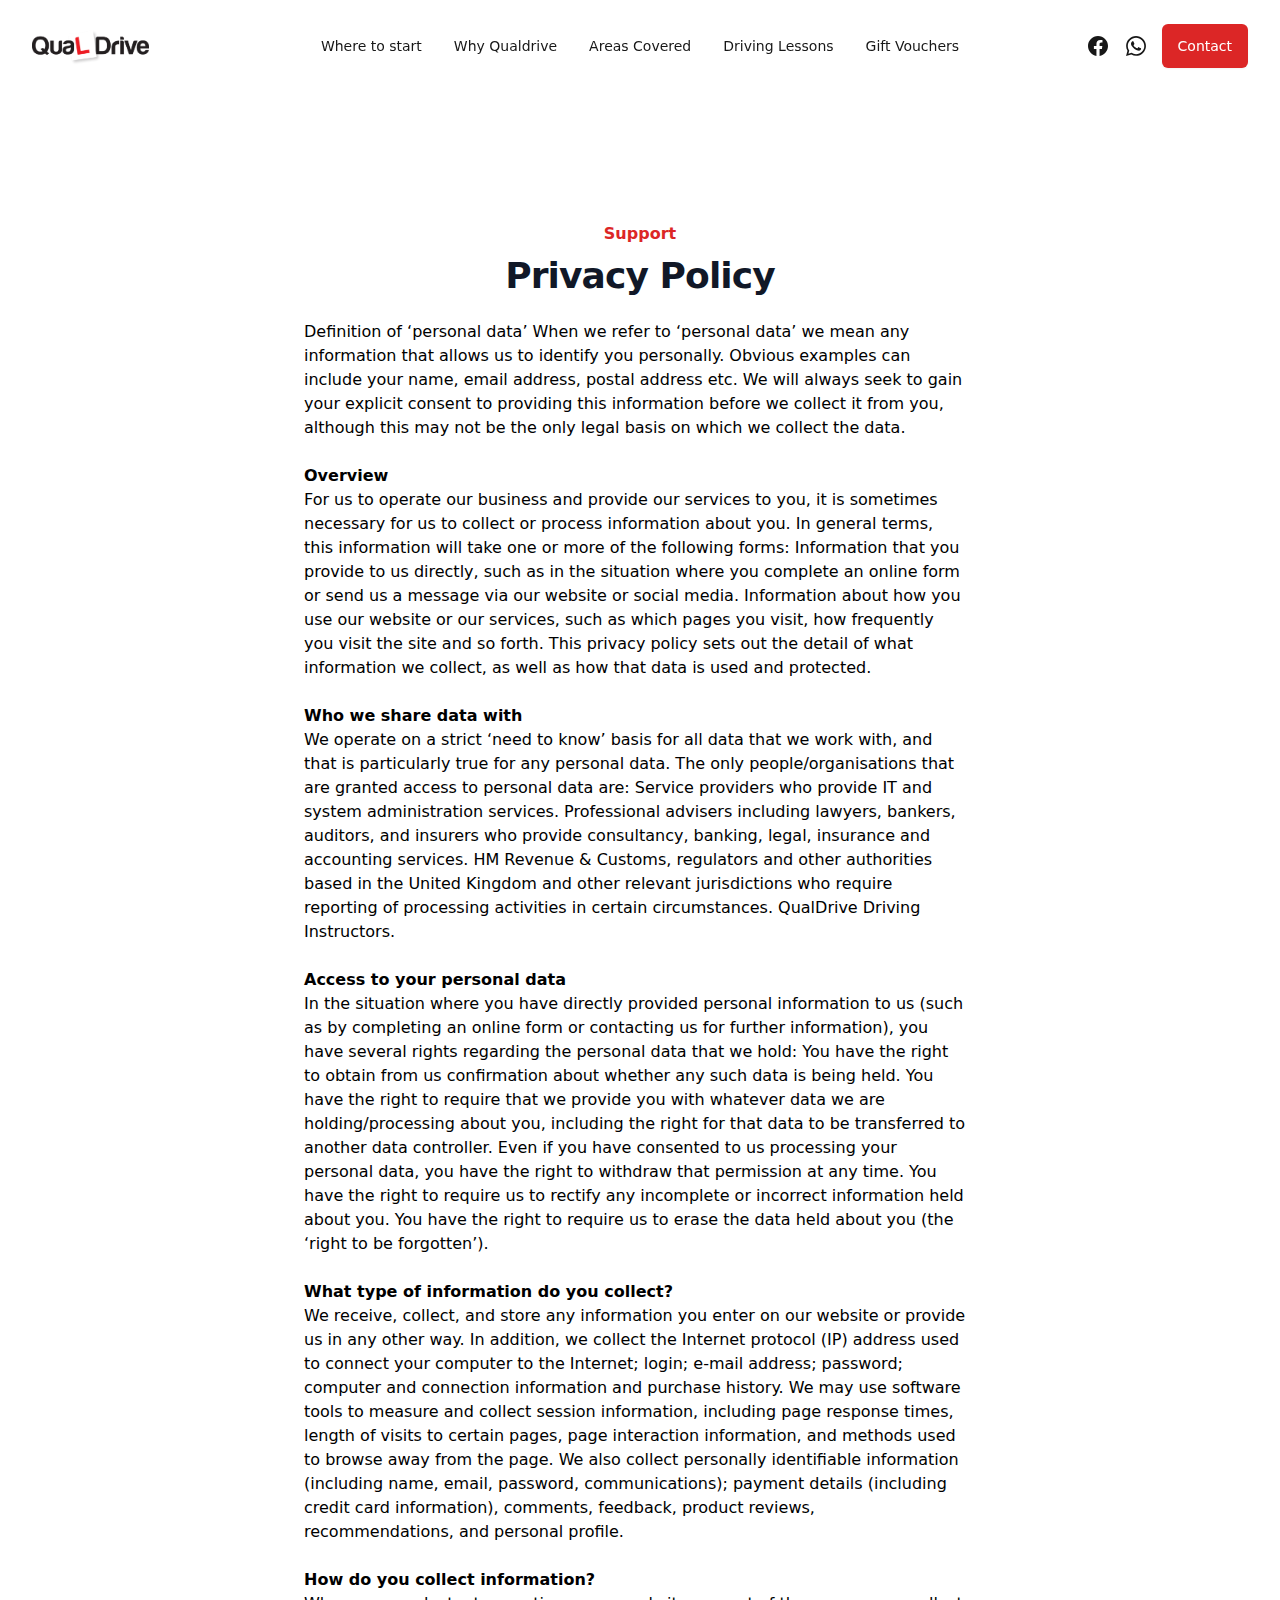
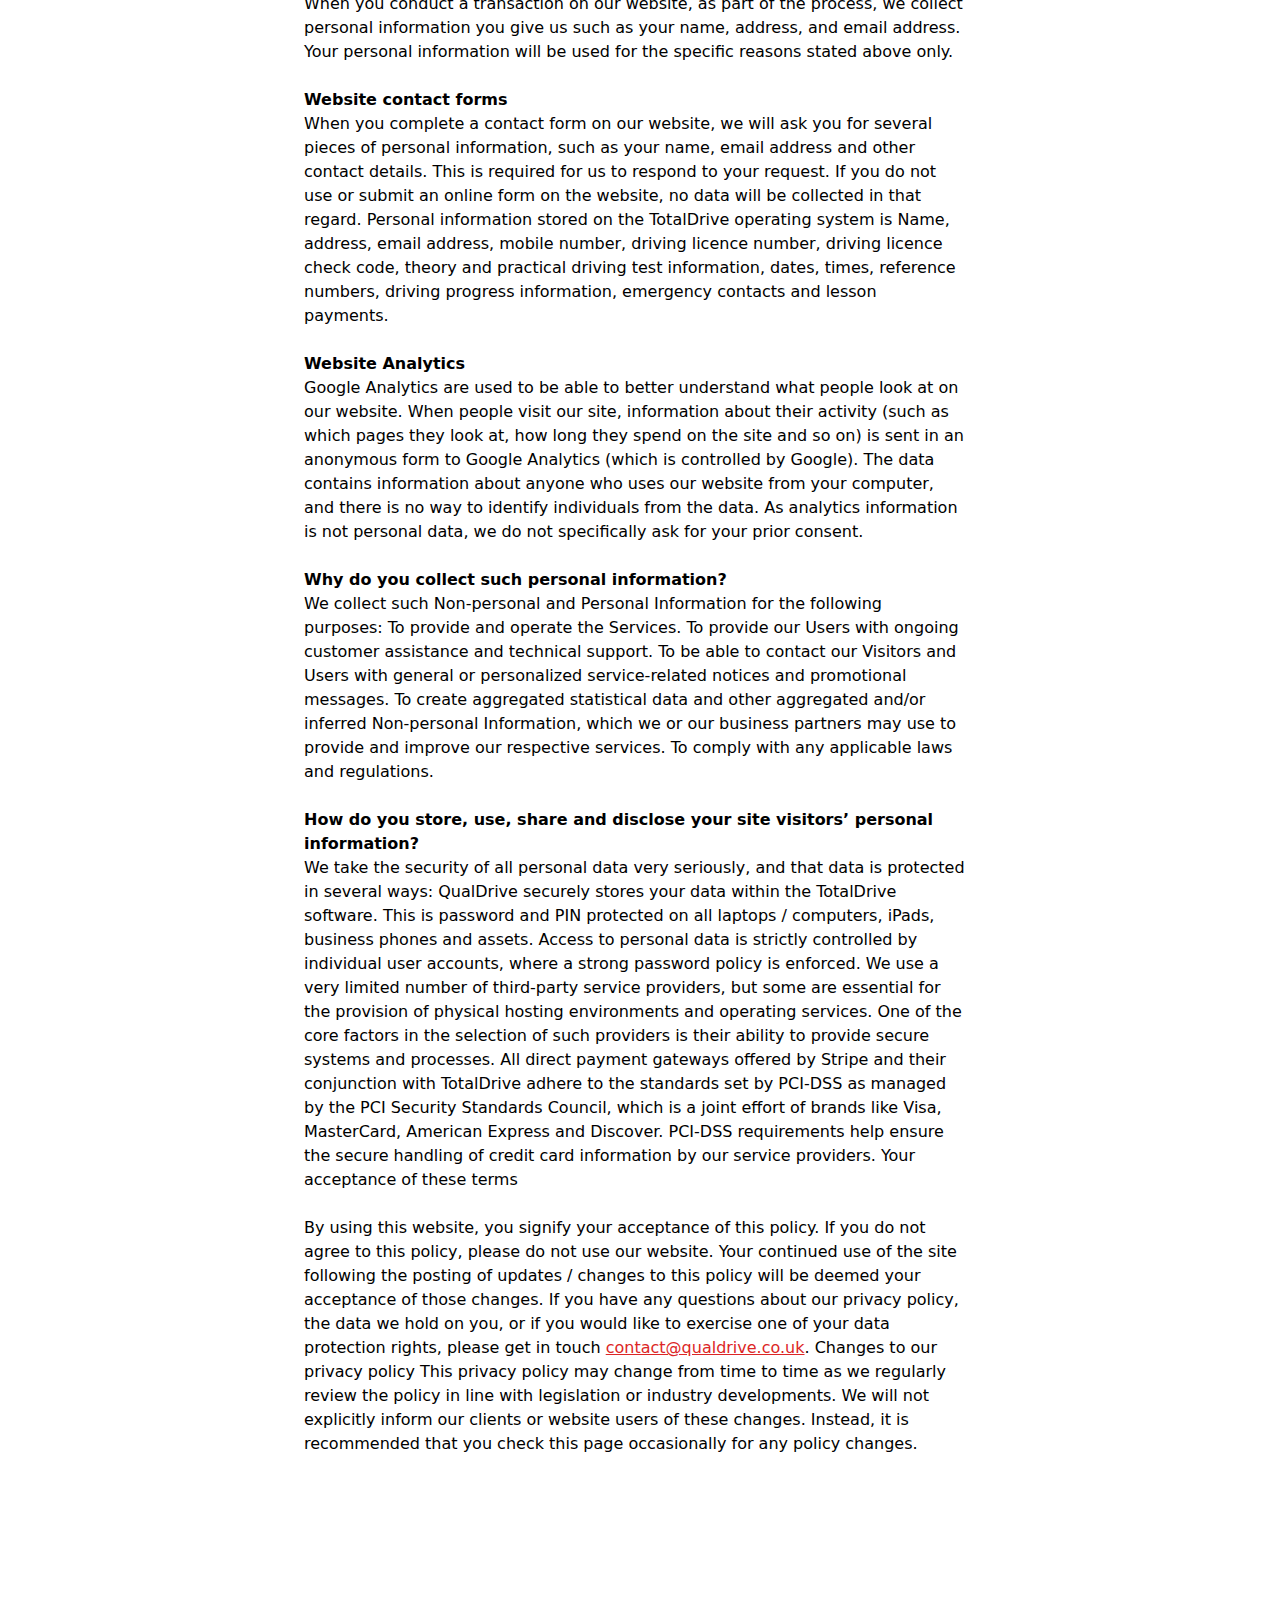
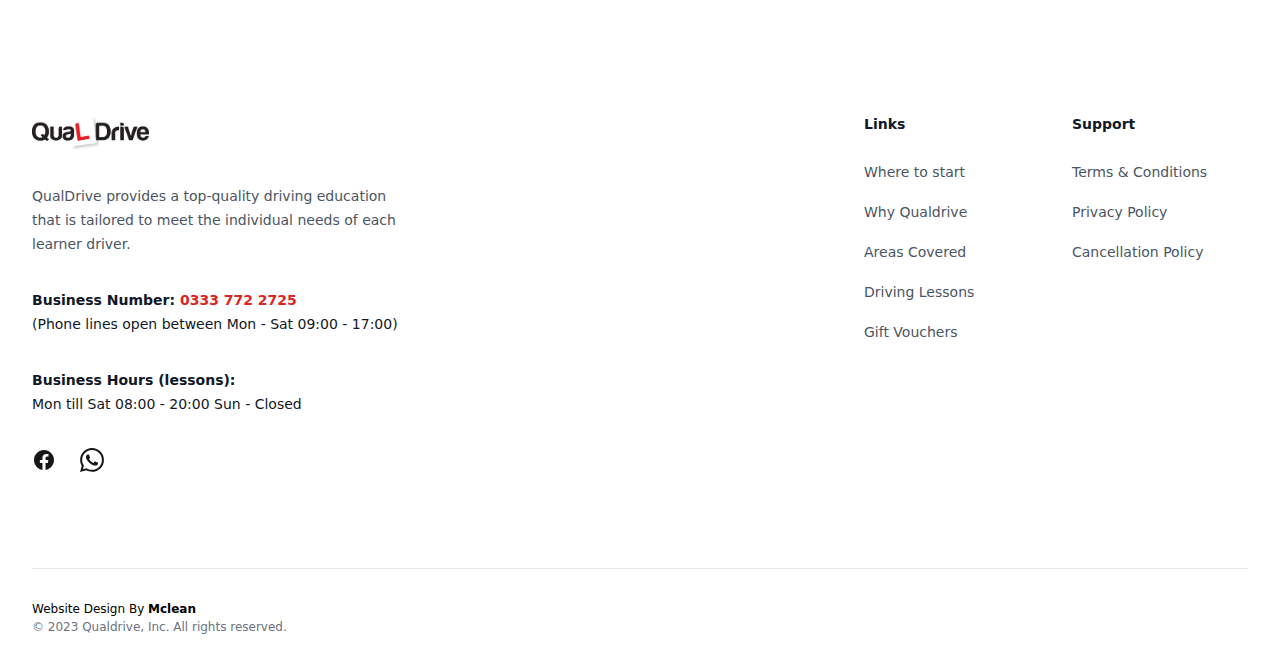
<file: privacy-policy.html>
<!DOCTYPE html>
<html lang="en" class="scroll-smooth">

<head>
    <meta charset="UTF-8">
    <meta http-equiv="X-UA-Compatible" content="IE=edge">
    <meta name="viewport" content="width=device-width, initial-scale=1.0">
    <link href="build.css" rel="stylesheet">
    <title>Qualdrive - Quality Driving Lessons</title>
    <link rel="icon" type="image/x-icon" href="favicon.ico">
    <link href="https://unpkg.com/aos@2.3.1/dist/aos.css" rel="stylesheet">
    
</head>

<body>

    <!-- Navigation-->
        <!-- Header -->
        <header class="sticky inset-x-0 top-0 z-50">
            <div class="sticky top-0 bg-white bg-opacity-80 backdrop-filter backdrop-blur-lg">
                <nav class="flex items-center justify-between p-6 lg:px-8 max-w-7xl mx-auto" aria-label="Global">
                    <div class="flex lg:flex-1">
                        <a href="/" class="-m-1.5 p-1.5">
                            <span class="sr-only">Qualdrive</span>
                            <img class="h-10 w-auto" src="QualDrive master colour logo.png" alt="QualDrive">
                        </a>
                    </div>

                    <div class="flex lg:hidden">
                      <a href="mailto:contact@qualdrive.co.uk?subject=Website Enquiry"
                            class="rounded-md bg-red-600 px-4 py-3 text-sm font-medium text-white shadow-sm hover:bg-red-500 focus-visible:outline focus-visible:outline-2 focus-visible:outline-offset-2 focus-visible:outline-red-600">
                            Contact</a>

                    </div>


                    <div class="flex hidden">
                        <button type="button"
                            class="-m-2.5 inline-flex items-center justify-center rounded-md p-2.5 text-neutral-700">
                            <span class="sr-only">Open main menu</span>

                            <svg class="h-6 w-6" xmlns="http://www.w3.org/2000/svg" fill="none" viewBox="0 0 24 24"
                                stroke-width="1.5" stroke="currentColor">
                                <path stroke-linecap="round" stroke-linejoin="round" d="M3.75 9h16.5m-16.5 6.75h16.5" />
                            </svg>
                        </button>

                      </div>

                    <div class="hidden lg:flex lg:gap-x-8">
                        <a href="#wheretostart"
                            class="text-sm font-medium leading-6 text-neutral-900 hover:opacity-60">Where to start</a>

                        <a href="#why" class="text-sm font-medium leading-6 text-neutral-900 hover:opacity-60">Why
                            Qualdrive</a>

                        <a href="#areas" class="text-sm font-medium leading-6 text-neutral-900 hover:opacity-60">Areas Covered</a>
                            
                        <a href="#lessons" class="text-sm font-medium leading-6 text-neutral-900 hover:opacity-60">Driving
                            Lessons</a>

                        <a href="#giftvoucher" class="text-sm font-medium leading-6 text-neutral-900 hover:opacity-60">Gift
                            Vouchers</a>
                    </div>
                    
                    <div class="hidden lg:flex lg:flex-1 lg:justify-end">

                        <div class="flex space-x-4 items-center mr-4">
                            <a href="https://www.facebook.com/Qualdrive" class="text-neutral-900 hover:text-red-500">
                              <span class="sr-only">Facebook</span>
                              <svg class="h-6 w-6" fill="currentColor" viewBox="0 0 24 24" aria-hidden="true">
                                <path fill-rule="evenodd" d="M22 12c0-5.523-4.477-10-10-10S2 6.477 2 12c0 4.991 3.657 9.128 8.438 9.878v-6.987h-2.54V12h2.54V9.797c0-2.506 1.492-3.89 3.777-3.89 1.094 0 2.238.195 2.238.195v2.46h-1.26c-1.243 0-1.63.771-1.63 1.562V12h2.773l-.443 2.89h-2.33v6.988C18.343 21.128 22 16.991 22 12z" clip-rule="evenodd" />
                              </svg>
                            </a>
            
                            <a href="tel:07340079949" class="text-neutral-900 hover:text-red-500">
                               <svg
                                xmlns="http://www.w3.org/2000/svg"
                                class="h-5 w-5"
                                fill="currentColor"
                                viewBox="0 0 24 24">
                                <path
                                    d="M.057 24l1.687-6.163c-1.041-1.804-1.588-3.849-1.587-5.946.003-6.556 5.338-11.891 11.893-11.891 3.181.001 6.167 1.24 8.413 3.488 2.245 2.248 3.481 5.236 3.48 8.414-.003 6.557-5.338 11.892-11.893 11.892-1.99-.001-3.951-.5-5.688-1.448l-6.305 1.654zm6.597-3.807c1.676.995 3.276 1.591 5.392 1.592 5.448 0 9.886-4.434 9.889-9.885.002-5.462-4.415-9.89-9.881-9.892-5.452 0-9.887 4.434-9.889 9.884-.001 2.225.651 3.891 1.746 5.634l-.999 3.648 3.742-.981zm11.387-5.464c-.074-.124-.272-.198-.57-.347-.297-.149-1.758-.868-2.031-.967-.272-.099-.47-.149-.669.149-.198.297-.768.967-.941 1.165-.173.198-.347.223-.644.074-.297-.149-1.255-.462-2.39-1.475-.883-.788-1.48-1.761-1.653-2.059-.173-.297-.018-.458.13-.606.134-.133.297-.347.446-.521.151-.172.2-.296.3-.495.099-.198.05-.372-.025-.521-.075-.148-.669-1.611-.916-2.206-.242-.579-.487-.501-.669-.51l-.57-.01c-.198 0-.52.074-.792.372s-1.04 1.016-1.04 2.479 1.065 2.876 1.213 3.074c.149.198 2.095 3.2 5.076 4.487.709.306 1.263.489 1.694.626.712.226 1.36.194 1.872.118.571-.085 1.758-.719 2.006-1.413.248-.695.248-1.29.173-1.414z" />
                                </svg> 
                            </a>

                        </div>
                        <a href="mailto:contact@qualdrive.co.uk?subject=Website Enquiry"
                            class="rounded-md bg-red-600 px-4 py-3 text-sm font-medium text-white shadow-sm hover:bg-red-500 focus-visible:outline focus-visible:outline-2 focus-visible:outline-offset-2 focus-visible:outline-red-600">
                            Contact</a>
                    </div>
                </nav>
            </div>

            <!-- Mobile menu, show/hide based on menu open state. -->
            <div class="hidden" role="dialog" aria-modal="true">
                <!-- Background backdrop, show/hide based on slide-over state. -->
                <div class="fixed inset-0 z-50"></div>
                <div
                    class="fixed inset-y-0 right-0 z-50 w-full overflow-y-auto bg-white px-6 py-6 sm:max-w-sm sm:ring-1 sm:ring-neutral-900/10">
                    <div class="flex items-center justify-between">
                        <a href="#" class="-m-1.5 p-1.5">
                            <span class="sr-only">Your Company</span>
                            <img class="h-8 w-auto" src="QualDrive master colour logo.png" alt="Qualdrive">
                        </a>
                        <button type="button" class="-m-2.5 rounded-md p-2.5 text-neutral-700">
                            <span class="sr-only">Close menu</span>
                            <svg class="h-6 w-6" fill="none" viewBox="0 0 24 24" stroke-width="1.5"
                                stroke="currentColor" aria-hidden="true">
                                <path stroke-linecap="round" stroke-linejoin="round" d="M6 18L18 6M6 6l12 12" />
                            </svg>
                        </button>
                    </div>
                    <div class="mt-6 flow-root">
                        <div class="-my-6 divide-y divide-neutral-500/10">
                            <div 
                            class="space-y-2 py-6">
                                <a href="#"
                                    class="-mx-3 block rounded-lg px-3 py-2 text-base font-semibold leading-7 text-neutral-900 hover:bg-neutral-50">Product</a>

                                <a href="#"
                                    class="-mx-3 block rounded-lg px-3 py-2 text-base font-semibold leading-7 text-neutral-900 hover:bg-neutral-50">Features</a>

                                <a href="#"
                                    class="-mx-3 block rounded-lg px-3 py-2 text-base font-semibold leading-7 text-neutral-900 hover:bg-neutral-50">Marketplace</a>

                                <a href="#"
                                    class="-mx-3 block rounded-lg px-3 py-2 text-base font-semibold leading-7 text-neutral-900 hover:bg-neutral-50">Company</a>
                            </div>
                            <div class="py-6">
                                <a href="mailto:contact@qualdrive.co.uk?subject=Notify Me When The Site Launches"
                                    class="rounded-md bg-red-600 px-9 py-3 text-sm font-semibold text-white shadow-sm hover:bg-red-500 focus-visible:outline focus-visible:outline-2 focus-visible:outline-offset-2 focus-visible:outline-red-600">
                                    Notify Me</a>
                            </div>
                        </div>
                    </div>
                </div>
            </div>
        </header>


<main>

    <div class="bg-white py-24 sm:py-32">
        <div class="mx-auto max-w-7xl px-6 lg:px-8">
          <div class="mx-auto max-w-2xl lg:text-center">
            <h2 class="text-base font-semibold leading-7 text-red-600">Support</h2>
            <p class="mt-2 text-3xl font-bold tracking-tight text-gray-900 sm:text-4xl">Privacy Policy</p>

            <div class="max-w-prose mt-6 text-left">
                Definition of ‘personal data’
    When we refer to ‘personal data’ we mean any information that allows us to identify you personally. Obvious examples can include your name, email address, postal address etc. We will always seek to gain your explicit consent to providing this information before we collect it from you, although this may not be the only legal basis on which we collect the data. 
    
    <h5 class="font-bold mt-6">Overview</h5>
    For us to operate our business and provide our services to you, it is sometimes necessary for us to collect or process information about you. In general terms, this information will take one or more of the following forms:
    Information that you provide to us directly, such as in the situation where you complete an online form or send us a message via our website or social media.
    Information about how you use our website or our services, such as which pages you visit, how frequently you visit the site and so forth.
    This privacy policy sets out the detail of what information we collect, as well as how that data is used and protected. 

    <h5 class="font-bold mt-6">Who we share data with</h5>
    We operate on a strict ‘need to know’ basis for all data that we work with, and that is particularly true for any personal data. The only people/organisations that are granted access to personal data are:
    Service providers who provide IT and system administration services.
    Professional advisers including lawyers, bankers, auditors, and insurers who provide consultancy, banking, legal, insurance and accounting services.
    HM Revenue & Customs, regulators and other authorities based in the United Kingdom and other relevant jurisdictions who require reporting of processing activities in certain circumstances.
    QualDrive Driving Instructors. 


    <h5 class="font-bold mt-6">Access to your personal data</h5>
    In the situation where you have directly provided personal information to us (such as by completing an online form or contacting us for further information), you have several rights regarding the personal data that we hold:
    You have the right to obtain from us confirmation about whether any such data is being held.
    You have the right to require that we provide you with whatever data we are holding/processing about you, including the right for that data to be transferred to another data controller.
    Even if you have consented to us processing your personal data, you have the right to withdraw that permission at any time.
    You have the right to require us to rectify any incomplete or incorrect information held about you.
    You have the right to require us to erase the data held about you (the ‘right to be forgotten’).

    <h5 class="font-bold mt-6">What type of information do you collect?</h5>
    We receive, collect, and store any information you enter on our website or provide us in any other way. In addition, we collect the Internet protocol (IP) address used to connect your computer to the Internet; login; e-mail address; password; computer and connection information and purchase history. We may use software tools to measure and collect session information, including page response times, length of visits to certain pages, page interaction information, and methods used to browse away from the page. We also collect personally identifiable information (including name, email, password, communications); payment details (including credit card information), comments, feedback, product reviews, recommendations, and personal profile.
    
    <h5 class="font-bold mt-6">How do you collect information?</h5>
    When you conduct a transaction on our website, as part of the process, we collect personal information you give us such as your name, address, and email address. Your personal information will be used for the specific reasons stated above only.
    
    <h5 class="font-bold mt-6">Website contact forms</h5>
    When you complete a contact form on our website, we will ask you for several pieces of personal information, such as your name, email address and other contact details. This is required for us to respond to your request. If you do not use or submit an online form on the website, no data will be collected in that regard.
    Personal information stored on the TotalDrive operating system is Name, address, email address, mobile number, driving licence number, driving licence check code, theory and practical driving test information, dates, times, reference numbers, driving progress information, emergency contacts and lesson payments.
    <h5 class="font-bold mt-6">Website Analytics</h5>
    Google Analytics are used to be able to better understand what people look at on our website. When people visit our site, information about their activity (such as which pages they look at, how long they spend on the site and so on) is sent in an anonymous form to Google Analytics (which is controlled by Google). The data contains information about anyone who uses our website from your computer, and there is no way to identify individuals from the data. As analytics information is not personal data, we do not specifically ask for your prior consent.
    <h5 class="font-bold mt-6">Why do you collect such personal information?</h5>
    We collect such Non-personal and Personal Information for the following purposes:
    To provide and operate the Services.
    To provide our Users with ongoing customer assistance and technical support.
    To be able to contact our Visitors and Users with general or personalized service-related notices and promotional messages.
    To create aggregated statistical data and other aggregated and/or inferred Non-personal Information, which we or our business partners may use to provide and improve our respective services.
    To comply with any applicable laws and regulations.

    <h5 class="font-bold mt-6">How do you store, use, share and disclose your site visitors’ personal information?</h5>
    We take the security of all personal data very seriously, and that data is protected in several ways: 
    QualDrive securely stores your data within the TotalDrive software. This is password and PIN protected on all laptops / computers, iPads, business phones and assets. 
    Access to personal data is strictly controlled by individual user accounts, where a strong password policy is enforced.
    We use a very limited number of third-party service providers, but some are essential for the provision of physical hosting environments and operating services. One of the core factors in the selection of such providers is their ability to provide secure systems and processes.
    All direct payment gateways offered by Stripe and their conjunction with TotalDrive adhere to the standards set by PCI-DSS as managed by the PCI Security Standards Council, which is a joint effort of brands like Visa, MasterCard, American Express and Discover. PCI-DSS requirements help ensure the secure handling of credit card information by our service providers.
    Your acceptance of these terms
    <br><br>
    By using this website, you signify your acceptance of this policy. If you do not agree to this policy, please do not use our website. Your continued use of the site following the posting of updates / changes to this policy will be deemed your acceptance of those changes.
    If you have any questions about our privacy policy, the data we hold on you, or if you would like to exercise one of your data protection rights, please get in touch <a href="mailto:contact@qualdrive.co.uk" class="text-red-600 underline hover:opacity-50">contact@qualdrive.co.uk</a>.
    Changes to our privacy policy 
    This privacy policy may change from time to time as we regularly review the policy in line with legislation or industry developments. We will not explicitly inform our clients or website users of these changes. Instead, it is recommended that you check this page occasionally for any policy changes.
    
              </div>
        </div>
    </div>

         


</main>

    <!-- Footer -->

    <footer class="bg-white" aria-labelledby="footer-heading">
        <h2 id="footer-heading" class="sr-only">Footer</h2>
        <div class="mx-auto max-w-7xl px-6 pb-8 pt-16 sm:pt-24 lg:px-8 lg:pt-32">
          <div class="xl:grid xl:grid-cols-3 xl:gap-8">
            <div class="space-y-8">
              <img class="h-10" src="QualDrive master colour logo.png" alt="Company name">
              <p class="text-sm leading-6 text-gray-600">QualDrive provides a top-quality driving education that is tailored to meet the individual needs of each learner driver.</p>

              <p class="text-sm leading-6 font-bold text-gray-900">Business Number: 
                <span class="font-normal">
                    <a href="tel:0333 772 2725" class="text-red-600 hover:opacity-80 font-bold">0333 772 2725</a><br>
                    (Phone lines open between Mon - Sat 09:00 - 17:00)
                </span>
            </p>
              <p class="text-sm leading-6 font-bold text-gray-900">Business Hours (lessons):
                <span class="font-normal"> 
                    <br>Mon till Sat 08:00 - 20:00 Sun - Closed</span>
              </p>



              <div class="flex space-x-6">
                <a href="https://www.facebook.com/Qualdrive" class="text-neutral-900 hover:text-red-500">
                  <span class="sr-only">Facebook</span>
                  <svg class="h-6 w-6" fill="currentColor" viewBox="0 0 24 24" aria-hidden="true">
                    <path fill-rule="evenodd" d="M22 12c0-5.523-4.477-10-10-10S2 6.477 2 12c0 4.991 3.657 9.128 8.438 9.878v-6.987h-2.54V12h2.54V9.797c0-2.506 1.492-3.89 3.777-3.89 1.094 0 2.238.195 2.238.195v2.46h-1.26c-1.243 0-1.63.771-1.63 1.562V12h2.773l-.443 2.89h-2.33v6.988C18.343 21.128 22 16.991 22 12z" clip-rule="evenodd" />
                  </svg>
                </a>

                <a href="tel:07340079949" class="text-neutral-900 hover:text-red-500">
                   <svg
                    xmlns="http://www.w3.org/2000/svg"
                    class="h-6 w-6"
                    fill="currentColor"
                    viewBox="0 0 24 24">
                    <path
                        d="M.057 24l1.687-6.163c-1.041-1.804-1.588-3.849-1.587-5.946.003-6.556 5.338-11.891 11.893-11.891 3.181.001 6.167 1.24 8.413 3.488 2.245 2.248 3.481 5.236 3.48 8.414-.003 6.557-5.338 11.892-11.893 11.892-1.99-.001-3.951-.5-5.688-1.448l-6.305 1.654zm6.597-3.807c1.676.995 3.276 1.591 5.392 1.592 5.448 0 9.886-4.434 9.889-9.885.002-5.462-4.415-9.89-9.881-9.892-5.452 0-9.887 4.434-9.889 9.884-.001 2.225.651 3.891 1.746 5.634l-.999 3.648 3.742-.981zm11.387-5.464c-.074-.124-.272-.198-.57-.347-.297-.149-1.758-.868-2.031-.967-.272-.099-.47-.149-.669.149-.198.297-.768.967-.941 1.165-.173.198-.347.223-.644.074-.297-.149-1.255-.462-2.39-1.475-.883-.788-1.48-1.761-1.653-2.059-.173-.297-.018-.458.13-.606.134-.133.297-.347.446-.521.151-.172.2-.296.3-.495.099-.198.05-.372-.025-.521-.075-.148-.669-1.611-.916-2.206-.242-.579-.487-.501-.669-.51l-.57-.01c-.198 0-.52.074-.792.372s-1.04 1.016-1.04 2.479 1.065 2.876 1.213 3.074c.149.198 2.095 3.2 5.076 4.487.709.306 1.263.489 1.694.626.712.226 1.36.194 1.872.118.571-.085 1.758-.719 2.006-1.413.248-.695.248-1.29.173-1.414z" />
                    </svg> 
                </a>
                
      
                <a href="#" class="text-neutral-900 hover:text-red-500 hidden">
                  <span class="sr-only">Instagram</span>
                  <svg class="h-6 w-6" fill="currentColor" viewBox="0 0 24 24" aria-hidden="true">
                    <path fill-rule="evenodd" d="M12.315 2c2.43 0 2.784.013 3.808.06 1.064.049 1.791.218 2.427.465a4.902 4.902 0 011.772 1.153 4.902 4.902 0 011.153 1.772c.247.636.416 1.363.465 2.427.048 1.067.06 1.407.06 4.123v.08c0 2.643-.012 2.987-.06 4.043-.049 1.064-.218 1.791-.465 2.427a4.902 4.902 0 01-1.153 1.772 4.902 4.902 0 01-1.772 1.153c-.636.247-1.363.416-2.427.465-1.067.048-1.407.06-4.123.06h-.08c-2.643 0-2.987-.012-4.043-.06-1.064-.049-1.791-.218-2.427-.465a4.902 4.902 0 01-1.772-1.153 4.902 4.902 0 01-1.153-1.772c-.247-.636-.416-1.363-.465-2.427-.047-1.024-.06-1.379-.06-3.808v-.63c0-2.43.013-2.784.06-3.808.049-1.064.218-1.791.465-2.427a4.902 4.902 0 011.153-1.772A4.902 4.902 0 015.45 2.525c.636-.247 1.363-.416 2.427-.465C8.901 2.013 9.256 2 11.685 2h.63zm-.081 1.802h-.468c-2.456 0-2.784.011-3.807.058-.975.045-1.504.207-1.857.344-.467.182-.8.398-1.15.748-.35.35-.566.683-.748 1.15-.137.353-.3.882-.344 1.857-.047 1.023-.058 1.351-.058 3.807v.468c0 2.456.011 2.784.058 3.807.045.975.207 1.504.344 1.857.182.466.399.8.748 1.15.35.35.683.566 1.15.748.353.137.882.3 1.857.344 1.054.048 1.37.058 4.041.058h.08c2.597 0 2.917-.01 3.96-.058.976-.045 1.505-.207 1.858-.344.466-.182.8-.398 1.15-.748.35-.35.566-.683.748-1.15.137-.353.3-.882.344-1.857.048-1.055.058-1.37.058-4.041v-.08c0-2.597-.01-2.917-.058-3.96-.045-.976-.207-1.505-.344-1.858a3.097 3.097 0 00-.748-1.15 3.098 3.098 0 00-1.15-.748c-.353-.137-.882-.3-1.857-.344-1.023-.047-1.351-.058-3.807-.058zM12 6.865a5.135 5.135 0 110 10.27 5.135 5.135 0 010-10.27zm0 1.802a3.333 3.333 0 100 6.666 3.333 3.333 0 000-6.666zm5.338-3.205a1.2 1.2 0 110 2.4 1.2 1.2 0 010-2.4z" clip-rule="evenodd" />
                  </svg>
                </a>
      
                <a href="#" class="text-neutral-900 hover:text-red-500 hidden">
                  <span class="sr-only">Twitter</span>
                  <svg class="h-6 w-6" fill="currentColor" viewBox="0 0 24 24" aria-hidden="true">
                    <path d="M8.29 20.251c7.547 0 11.675-6.253 11.675-11.675 0-.178 0-.355-.012-.53A8.348 8.348 0 0022 5.92a8.19 8.19 0 01-2.357.646 4.118 4.118 0 001.804-2.27 8.224 8.224 0 01-2.605.996 4.107 4.107 0 00-6.993 3.743 11.65 11.65 0 01-8.457-4.287 4.106 4.106 0 001.27 5.477A4.072 4.072 0 012.8 9.713v.052a4.105 4.105 0 003.292 4.022 4.095 4.095 0 01-1.853.07 4.108 4.108 0 003.834 2.85A8.233 8.233 0 012 18.407a11.616 11.616 0 006.29 1.84" />
                  </svg>
                </a>
      
                <a href="#" class="text-neutral-900 hover:text-red-500 hidden">
                  <span class="sr-only">GitHub</span>
                  <svg class="h-6 w-6" fill="currentColor" viewBox="0 0 24 24" aria-hidden="true">
                    <path fill-rule="evenodd" d="M12 2C6.477 2 2 6.484 2 12.017c0 4.425 2.865 8.18 6.839 9.504.5.092.682-.217.682-.483 0-.237-.008-.868-.013-1.703-2.782.605-3.369-1.343-3.369-1.343-.454-1.158-1.11-1.466-1.11-1.466-.908-.62.069-.608.069-.608 1.003.07 1.531 1.032 1.531 1.032.892 1.53 2.341 1.088 2.91.832.092-.647.35-1.088.636-1.338-2.22-.253-4.555-1.113-4.555-4.951 0-1.093.39-1.988 1.029-2.688-.103-.253-.446-1.272.098-2.65 0 0 .84-.27 2.75 1.026A9.564 9.564 0 0112 6.844c.85.004 1.705.115 2.504.337 1.909-1.296 2.747-1.027 2.747-1.027.546 1.379.202 2.398.1 2.651.64.7 1.028 1.595 1.028 2.688 0 3.848-2.339 4.695-4.566 4.943.359.309.678.92.678 1.855 0 1.338-.012 2.419-.012 2.747 0 .268.18.58.688.482A10.019 10.019 0 0022 12.017C22 6.484 17.522 2 12 2z" clip-rule="evenodd" />
                  </svg>
                </a>
      
                <a href="#" class="text-neutral-900 hover:text-red-500 hidden">
                  <span class="sr-only">YouTube</span>
                  <svg class="h-6 w-6" fill="currentColor" viewBox="0 0 24 24" aria-hidden="true">
                    <path fill-rule="evenodd" d="M19.812 5.418c.861.23 1.538.907 1.768 1.768C21.998 8.746 22 12 22 12s0 3.255-.418 4.814a2.504 2.504 0 0 1-1.768 1.768c-1.56.419-7.814.419-7.814.419s-6.255 0-7.814-.419a2.505 2.505 0 0 1-1.768-1.768C2 15.255 2 12 2 12s0-3.255.417-4.814a2.507 2.507 0 0 1 1.768-1.768C5.744 5 11.998 5 11.998 5s6.255 0 7.814.418ZM15.194 12 10 15V9l5.194 3Z" clip-rule="evenodd" />
                  </svg>
                </a>

              </div>
            </div>
            <div class="mt-16 grid grid-cols-2 gap-8 xl:col-span-2 xl:mt-0">
              <div class="hidden sm:flex md:grid-cols-2 md:gap-8">
                <div></div>
                <div></div>
              </div>
              <div class="grid md:grid-cols-2 md:gap-8">
                <div>
                  <h3 class="text-sm font-semibold leading-6 text-gray-900">Links</h3>
                  <ul role="list" class="mt-6 space-y-4">
                    <li>
                      <a href="index.html#wheretostart" class="text-sm leading-6 text-gray-600 hover:text-gray-900">Where to start</a>
                    </li>
      
                    <li>
                      <a href="index.html#why" class="text-sm leading-6 text-gray-600 hover:text-gray-900">Why Qualdrive</a>
                    </li>
      
                    <li>
                      <a href="index.html#areas" class="text-sm leading-6 text-gray-600 hover:text-gray-900">Areas Covered</a>
                    </li>
      
                    <li>
                      <a href="index.html#lessons" class="text-sm leading-6 text-gray-600 hover:text-gray-900">Driving Lessons</a>
                    </li>
      
                    <li>
                      <a href="index.html#giftvoucher" class="text-sm leading-6 text-gray-600 hover:text-gray-900">Gift Vouchers</a>
                    </li>
                  </ul>
                </div>
                <div class="mt-10 md:mt-0">
                  <h3 class="text-sm font-semibold leading-6 text-gray-900">Support</h3>
                  <ul role="list" class="mt-6 space-y-4">
                    <li>
                      <a href="terms-and-conditions.html" class="text-sm leading-6 text-gray-600 hover:text-red-600">Terms & Conditions</a>
                    </li>
      
                    <li>
                      <a href="privacy-policy.html" class="text-sm leading-6 text-gray-600 hover:text-red-600">Privacy Policy</a>
                    </li>
      
                    <li>
                      <a href="index.html#cancellation" class="text-sm leading-6 text-gray-600 hover:text-red-600">Cancellation Policy</a>
                    </li>
                  </ul>
                </div>
              </div>
            </div>
          </div>
          <div class="mt-16 border-t border-gray-900/10 pt-8 sm:mt-20 lg:mt-24">
            <p class="text-xs">
                Website Design By
                <a href="https://mcleandesign.co/" class="text-xs font-bold animate-pulse">Mclean</a>
            </p>
            
            <p class="text-xs leading-5 text-gray-500">&copy; 2023 Qualdrive, Inc. All rights reserved.</p>
          </div>
        </div>
    </footer>
      


    </div>

    <script src="https://unpkg.com/aos@2.3.1/dist/aos.js"></script>
    <script>
        AOS.init();
      </script>
</body>

</html>
</file>
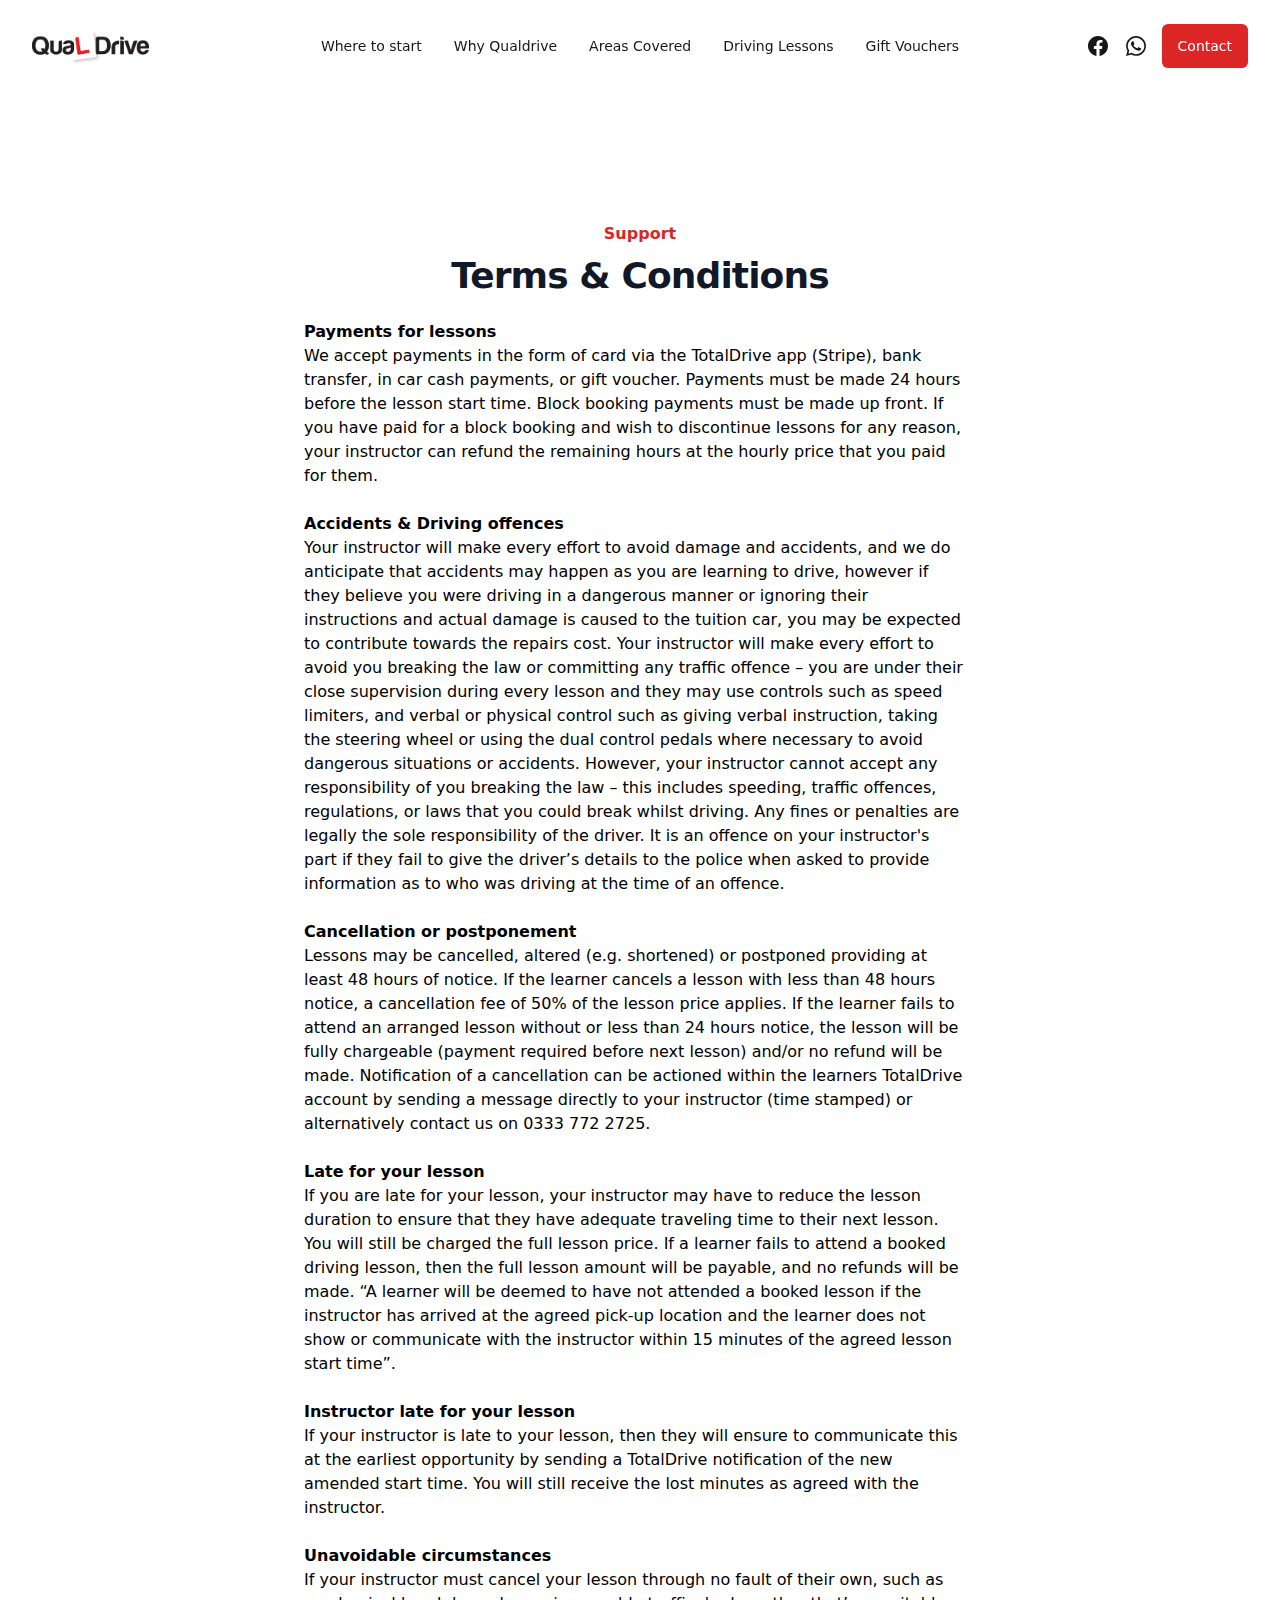
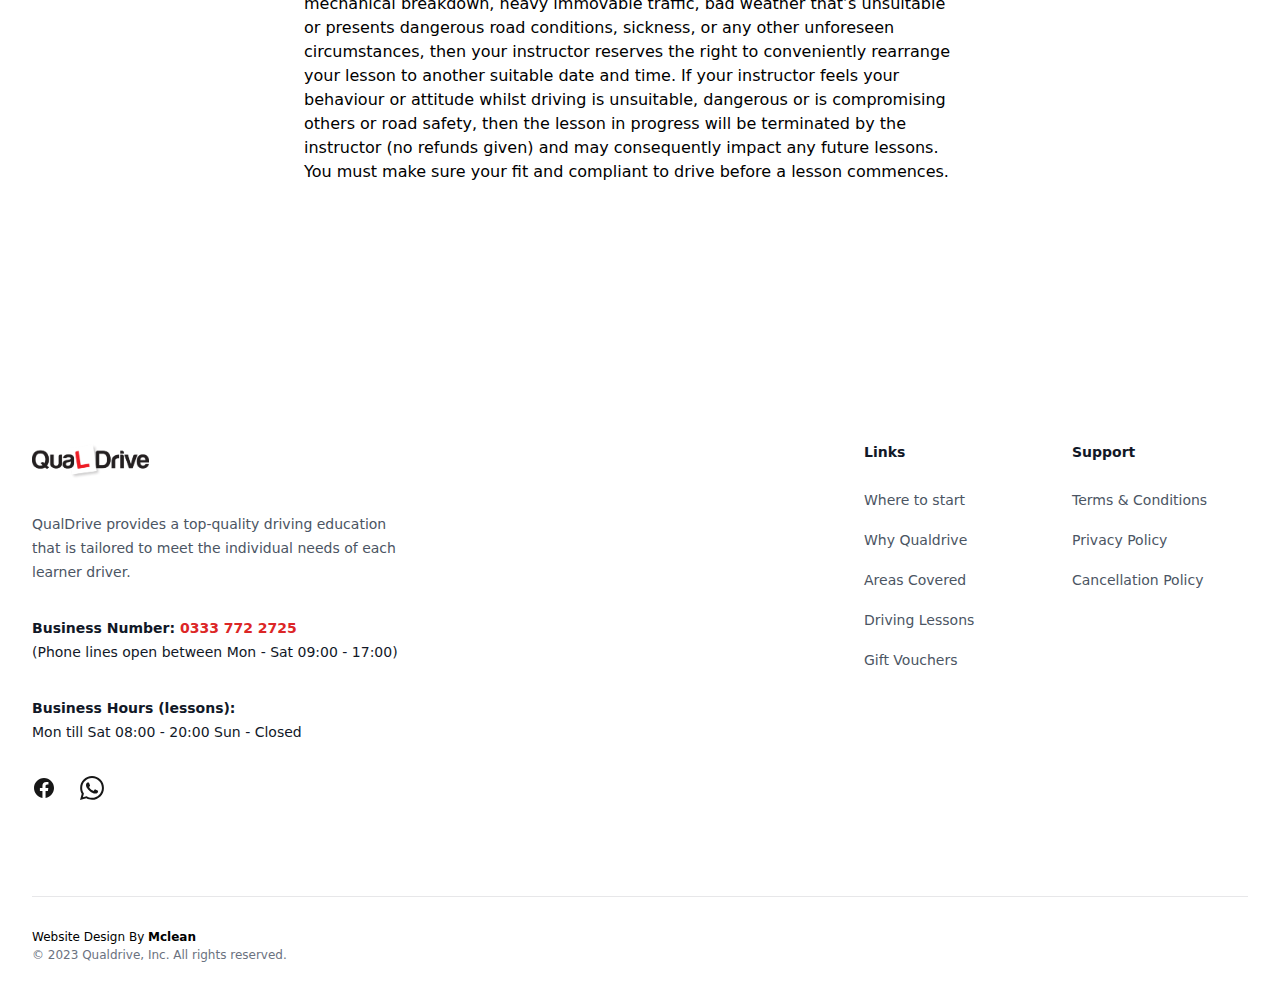
<file: terms-and-conditions.html>
<!DOCTYPE html>
<html lang="en" class="scroll-smooth">

<head>
    <meta charset="UTF-8">
    <meta http-equiv="X-UA-Compatible" content="IE=edge">
    <meta name="viewport" content="width=device-width, initial-scale=1.0">
    <link href="build.css" rel="stylesheet">
    <title>Qualdrive - Quality Driving Lessons</title>
    <link rel="icon" type="image/x-icon" href="favicon.ico">
    <link href="https://unpkg.com/aos@2.3.1/dist/aos.css" rel="stylesheet">
    
</head>

<body>

    <!-- Navigation-->
        <!-- Header -->
        <header class="sticky inset-x-0 top-0 z-50">
            <div class="sticky top-0 bg-white bg-opacity-80 backdrop-filter backdrop-blur-lg">
                <nav class="flex items-center justify-between p-6 lg:px-8 max-w-7xl mx-auto" aria-label="Global">
                    <div class="flex lg:flex-1">
                        <a href="/" class="-m-1.5 p-1.5">
                            <span class="sr-only">Qualdrive</span>
                            <img class="h-10 w-auto" src="QualDrive master colour logo.png" alt="QualDrive">
                        </a>
                    </div>

                    <div class="flex lg:hidden">
                      <a href="mailto:contact@qualdrive.co.uk?subject=Website Enquiry"
                            class="rounded-md bg-red-600 px-4 py-3 text-sm font-medium text-white shadow-sm hover:bg-red-500 focus-visible:outline focus-visible:outline-2 focus-visible:outline-offset-2 focus-visible:outline-red-600">
                            Contact</a>

                    </div>


                    <div class="flex hidden">
                        <button type="button"
                            class="-m-2.5 inline-flex items-center justify-center rounded-md p-2.5 text-neutral-700">
                            <span class="sr-only">Open main menu</span>

                            <svg class="h-6 w-6" xmlns="http://www.w3.org/2000/svg" fill="none" viewBox="0 0 24 24"
                                stroke-width="1.5" stroke="currentColor">
                                <path stroke-linecap="round" stroke-linejoin="round" d="M3.75 9h16.5m-16.5 6.75h16.5" />
                            </svg>
                        </button>

                      </div>

                    <div class="hidden lg:flex lg:gap-x-8">
                        <a href="#wheretostart"
                            class="text-sm font-medium leading-6 text-neutral-900 hover:opacity-60">Where to start</a>

                        <a href="#why" class="text-sm font-medium leading-6 text-neutral-900 hover:opacity-60">Why
                            Qualdrive</a>

                        <a href="#areas" class="text-sm font-medium leading-6 text-neutral-900 hover:opacity-60">Areas Covered</a>
                            
                        <a href="#lessons" class="text-sm font-medium leading-6 text-neutral-900 hover:opacity-60">Driving
                            Lessons</a>

                        <a href="#giftvoucher" class="text-sm font-medium leading-6 text-neutral-900 hover:opacity-60">Gift
                            Vouchers</a>
                    </div>
                    
                    <div class="hidden lg:flex lg:flex-1 lg:justify-end">

                        <div class="flex space-x-4 items-center mr-4">
                            <a href="https://www.facebook.com/Qualdrive" class="text-neutral-900 hover:text-red-500">
                              <span class="sr-only">Facebook</span>
                              <svg class="h-6 w-6" fill="currentColor" viewBox="0 0 24 24" aria-hidden="true">
                                <path fill-rule="evenodd" d="M22 12c0-5.523-4.477-10-10-10S2 6.477 2 12c0 4.991 3.657 9.128 8.438 9.878v-6.987h-2.54V12h2.54V9.797c0-2.506 1.492-3.89 3.777-3.89 1.094 0 2.238.195 2.238.195v2.46h-1.26c-1.243 0-1.63.771-1.63 1.562V12h2.773l-.443 2.89h-2.33v6.988C18.343 21.128 22 16.991 22 12z" clip-rule="evenodd" />
                              </svg>
                            </a>
            
                            <a href="tel:07340079949" class="text-neutral-900 hover:text-red-500">
                               <svg
                                xmlns="http://www.w3.org/2000/svg"
                                class="h-5 w-5"
                                fill="currentColor"
                                viewBox="0 0 24 24">
                                <path
                                    d="M.057 24l1.687-6.163c-1.041-1.804-1.588-3.849-1.587-5.946.003-6.556 5.338-11.891 11.893-11.891 3.181.001 6.167 1.24 8.413 3.488 2.245 2.248 3.481 5.236 3.48 8.414-.003 6.557-5.338 11.892-11.893 11.892-1.99-.001-3.951-.5-5.688-1.448l-6.305 1.654zm6.597-3.807c1.676.995 3.276 1.591 5.392 1.592 5.448 0 9.886-4.434 9.889-9.885.002-5.462-4.415-9.89-9.881-9.892-5.452 0-9.887 4.434-9.889 9.884-.001 2.225.651 3.891 1.746 5.634l-.999 3.648 3.742-.981zm11.387-5.464c-.074-.124-.272-.198-.57-.347-.297-.149-1.758-.868-2.031-.967-.272-.099-.47-.149-.669.149-.198.297-.768.967-.941 1.165-.173.198-.347.223-.644.074-.297-.149-1.255-.462-2.39-1.475-.883-.788-1.48-1.761-1.653-2.059-.173-.297-.018-.458.13-.606.134-.133.297-.347.446-.521.151-.172.2-.296.3-.495.099-.198.05-.372-.025-.521-.075-.148-.669-1.611-.916-2.206-.242-.579-.487-.501-.669-.51l-.57-.01c-.198 0-.52.074-.792.372s-1.04 1.016-1.04 2.479 1.065 2.876 1.213 3.074c.149.198 2.095 3.2 5.076 4.487.709.306 1.263.489 1.694.626.712.226 1.36.194 1.872.118.571-.085 1.758-.719 2.006-1.413.248-.695.248-1.29.173-1.414z" />
                                </svg> 
                            </a>

                        </div>
                        <a href="mailto:contact@qualdrive.co.uk?subject=Website Enquiry"
                            class="rounded-md bg-red-600 px-4 py-3 text-sm font-medium text-white shadow-sm hover:bg-red-500 focus-visible:outline focus-visible:outline-2 focus-visible:outline-offset-2 focus-visible:outline-red-600">
                            Contact</a>
                    </div>
                </nav>
            </div>

            <!-- Mobile menu, show/hide based on menu open state. -->
            <div class="hidden" role="dialog" aria-modal="true">
                <!-- Background backdrop, show/hide based on slide-over state. -->
                <div class="fixed inset-0 z-50"></div>
                <div
                    class="fixed inset-y-0 right-0 z-50 w-full overflow-y-auto bg-white px-6 py-6 sm:max-w-sm sm:ring-1 sm:ring-neutral-900/10">
                    <div class="flex items-center justify-between">
                        <a href="#" class="-m-1.5 p-1.5">
                            <span class="sr-only">Your Company</span>
                            <img class="h-8 w-auto" src="QualDrive master colour logo.png" alt="Qualdrive">
                        </a>
                        <button type="button" class="-m-2.5 rounded-md p-2.5 text-neutral-700">
                            <span class="sr-only">Close menu</span>
                            <svg class="h-6 w-6" fill="none" viewBox="0 0 24 24" stroke-width="1.5"
                                stroke="currentColor" aria-hidden="true">
                                <path stroke-linecap="round" stroke-linejoin="round" d="M6 18L18 6M6 6l12 12" />
                            </svg>
                        </button>
                    </div>
                    <div class="mt-6 flow-root">
                        <div class="-my-6 divide-y divide-neutral-500/10">
                            <div 
                            class="space-y-2 py-6">
                                <a href="#"
                                    class="-mx-3 block rounded-lg px-3 py-2 text-base font-semibold leading-7 text-neutral-900 hover:bg-neutral-50">Product</a>

                                <a href="#"
                                    class="-mx-3 block rounded-lg px-3 py-2 text-base font-semibold leading-7 text-neutral-900 hover:bg-neutral-50">Features</a>

                                <a href="#"
                                    class="-mx-3 block rounded-lg px-3 py-2 text-base font-semibold leading-7 text-neutral-900 hover:bg-neutral-50">Marketplace</a>

                                <a href="#"
                                    class="-mx-3 block rounded-lg px-3 py-2 text-base font-semibold leading-7 text-neutral-900 hover:bg-neutral-50">Company</a>
                            </div>
                            <div class="py-6">
                                <a href="mailto:contact@qualdrive.co.uk?subject=Notify Me When The Site Launches"
                                    class="rounded-md bg-red-600 px-9 py-3 text-sm font-semibold text-white shadow-sm hover:bg-red-500 focus-visible:outline focus-visible:outline-2 focus-visible:outline-offset-2 focus-visible:outline-red-600">
                                    Notify Me</a>
                            </div>
                        </div>
                    </div>
                </div>
            </div>
        </header>


<main>

    <div class="bg-white py-24 sm:py-32">
        <div class="mx-auto max-w-7xl px-6 lg:px-8">
          <div class="mx-auto max-w-2xl lg:text-center">
            <h2 class="text-base font-semibold leading-7 text-red-600">Support</h2>
            <p class="mt-2 text-3xl font-bold tracking-tight text-gray-900 sm:text-4xl">Terms & Conditions</p>

            <div class="max-w-prose mt-6 text-left">
          
    <h5 class="font-bold mt-6">Payments for lessons</h5>
    We accept payments in the form of card via the TotalDrive app (Stripe), bank transfer, in car cash payments, or gift voucher.
    Payments must be made 24 hours before the lesson start time.
    Block booking payments must be made up front.
    If you have paid for a block booking and wish to discontinue lessons for any reason, your instructor can refund the remaining hours at the hourly price that you paid for them.
        
    <div id="cancellation"></div>

    <h5 class="font-bold mt-6">Accidents & Driving offences</h5>
    Your instructor will make every effort to avoid damage and accidents, and we do anticipate that accidents may happen as you are learning to drive, however if they believe you were driving in a dangerous manner or ignoring their instructions and actual damage is caused to the tuition car, you may be expected to contribute towards the repairs cost.
    Your instructor will make every effort to avoid you breaking the law or committing any traffic offence – you are under their close supervision during every lesson and they may use controls such as speed limiters, and verbal or physical control such as giving verbal instruction, taking the steering wheel or using the dual control pedals where necessary to avoid dangerous situations or accidents. However, your instructor cannot accept any responsibility of you breaking the law – this includes speeding, traffic offences, regulations, or laws that you could break whilst driving. Any fines or penalties are legally the sole responsibility of the driver. It is an offence on your instructor's part if they fail to give the driver’s details to the police when asked to provide information as to who was driving at the time of an offence.


    <h5 class="font-bold mt-6">Cancellation or postponement </h5>
    Lessons may be cancelled, altered (e.g. shortened) or postponed providing at least 48 hours of notice. If the learner cancels a lesson with less than 48 hours notice, a cancellation fee of 50% of the lesson price applies. If the learner fails to attend an arranged lesson without or less than 24 hours notice, the lesson will be fully chargeable (payment required before next lesson) and/or no refund will be made. 
    Notification of a cancellation can be actioned within the learners TotalDrive account by sending a message directly to your instructor (time stamped) or alternatively contact us on 0333 772 2725.


    <h5 class="font-bold mt-6">Late for your lesson</h5>
    If you are late for your lesson, your instructor may have to reduce the lesson duration to ensure that they have adequate traveling time to their next lesson. You will still be charged the full lesson price. 
    If a learner fails to attend a booked driving lesson, then the full lesson amount will be payable, and no refunds will be made.
    “A learner will be deemed to have not attended a booked lesson if the instructor has arrived at the agreed pick-up location and the learner does not show or communicate with the instructor within 15 minutes of the agreed lesson start time”.
    
    <h5 class="font-bold mt-6">Instructor late for your lesson</h5>
    If your instructor is late to your lesson, then they will ensure to communicate this at the earliest opportunity by sending a TotalDrive notification of the new amended start time. You will still receive the lost minutes as agreed with the instructor.

    <h5 class="font-bold mt-6">Unavoidable circumstances</h5>
    If your instructor must cancel your lesson through no fault of their own, such as mechanical breakdown, heavy immovable traffic, bad weather that’s unsuitable or presents dangerous road conditions, sickness, or any other unforeseen circumstances, then your instructor reserves the right to conveniently rearrange your lesson to another suitable date and time.
    If your instructor feels your behaviour or attitude whilst driving is unsuitable, dangerous or is compromising others or road safety, then the lesson in progress will be terminated by the instructor (no refunds given) and may consequently impact any future lessons. You must make sure your fit and compliant to drive before a lesson commences.

              </div>
        </div>
    </div>

         


</main>

      <!-- Footer -->

      <footer class="bg-white" aria-labelledby="footer-heading">
        <h2 id="footer-heading" class="sr-only">Footer</h2>
        <div class="mx-auto max-w-7xl px-6 pb-8 pt-16 sm:pt-24 lg:px-8 lg:pt-32">
          <div class="xl:grid xl:grid-cols-3 xl:gap-8">
            <div class="space-y-8">
              <img class="h-10" src="QualDrive master colour logo.png" alt="Company name">
              <p class="text-sm leading-6 text-gray-600">QualDrive provides a top-quality driving education that is tailored to meet the individual needs of each learner driver.</p>

              <p class="text-sm leading-6 font-bold text-gray-900">Business Number: 
                <span class="font-normal">
                    <a href="tel:0333 772 2725" class="text-red-600 hover:opacity-80 font-bold">0333 772 2725</a><br>
                    (Phone lines open between Mon - Sat 09:00 - 17:00)
                </span>
            </p>
              <p class="text-sm leading-6 font-bold text-gray-900">Business Hours (lessons):
                <span class="font-normal"> 
                    <br>Mon till Sat 08:00 - 20:00 Sun - Closed</span>
              </p>



              <div class="flex space-x-6">
                <a href="https://www.facebook.com/Qualdrive" class="text-neutral-900 hover:text-red-500">
                  <span class="sr-only">Facebook</span>
                  <svg class="h-6 w-6" fill="currentColor" viewBox="0 0 24 24" aria-hidden="true">
                    <path fill-rule="evenodd" d="M22 12c0-5.523-4.477-10-10-10S2 6.477 2 12c0 4.991 3.657 9.128 8.438 9.878v-6.987h-2.54V12h2.54V9.797c0-2.506 1.492-3.89 3.777-3.89 1.094 0 2.238.195 2.238.195v2.46h-1.26c-1.243 0-1.63.771-1.63 1.562V12h2.773l-.443 2.89h-2.33v6.988C18.343 21.128 22 16.991 22 12z" clip-rule="evenodd" />
                  </svg>
                </a>

                <a href="tel:07340079949" class="text-neutral-900 hover:text-red-500">
                   <svg
                    xmlns="http://www.w3.org/2000/svg"
                    class="h-6 w-6"
                    fill="currentColor"
                    viewBox="0 0 24 24">
                    <path
                        d="M.057 24l1.687-6.163c-1.041-1.804-1.588-3.849-1.587-5.946.003-6.556 5.338-11.891 11.893-11.891 3.181.001 6.167 1.24 8.413 3.488 2.245 2.248 3.481 5.236 3.48 8.414-.003 6.557-5.338 11.892-11.893 11.892-1.99-.001-3.951-.5-5.688-1.448l-6.305 1.654zm6.597-3.807c1.676.995 3.276 1.591 5.392 1.592 5.448 0 9.886-4.434 9.889-9.885.002-5.462-4.415-9.89-9.881-9.892-5.452 0-9.887 4.434-9.889 9.884-.001 2.225.651 3.891 1.746 5.634l-.999 3.648 3.742-.981zm11.387-5.464c-.074-.124-.272-.198-.57-.347-.297-.149-1.758-.868-2.031-.967-.272-.099-.47-.149-.669.149-.198.297-.768.967-.941 1.165-.173.198-.347.223-.644.074-.297-.149-1.255-.462-2.39-1.475-.883-.788-1.48-1.761-1.653-2.059-.173-.297-.018-.458.13-.606.134-.133.297-.347.446-.521.151-.172.2-.296.3-.495.099-.198.05-.372-.025-.521-.075-.148-.669-1.611-.916-2.206-.242-.579-.487-.501-.669-.51l-.57-.01c-.198 0-.52.074-.792.372s-1.04 1.016-1.04 2.479 1.065 2.876 1.213 3.074c.149.198 2.095 3.2 5.076 4.487.709.306 1.263.489 1.694.626.712.226 1.36.194 1.872.118.571-.085 1.758-.719 2.006-1.413.248-.695.248-1.29.173-1.414z" />
                    </svg> 
                </a>
                
      
                <a href="#" class="text-neutral-900 hover:text-red-500 hidden">
                  <span class="sr-only">Instagram</span>
                  <svg class="h-6 w-6" fill="currentColor" viewBox="0 0 24 24" aria-hidden="true">
                    <path fill-rule="evenodd" d="M12.315 2c2.43 0 2.784.013 3.808.06 1.064.049 1.791.218 2.427.465a4.902 4.902 0 011.772 1.153 4.902 4.902 0 011.153 1.772c.247.636.416 1.363.465 2.427.048 1.067.06 1.407.06 4.123v.08c0 2.643-.012 2.987-.06 4.043-.049 1.064-.218 1.791-.465 2.427a4.902 4.902 0 01-1.153 1.772 4.902 4.902 0 01-1.772 1.153c-.636.247-1.363.416-2.427.465-1.067.048-1.407.06-4.123.06h-.08c-2.643 0-2.987-.012-4.043-.06-1.064-.049-1.791-.218-2.427-.465a4.902 4.902 0 01-1.772-1.153 4.902 4.902 0 01-1.153-1.772c-.247-.636-.416-1.363-.465-2.427-.047-1.024-.06-1.379-.06-3.808v-.63c0-2.43.013-2.784.06-3.808.049-1.064.218-1.791.465-2.427a4.902 4.902 0 011.153-1.772A4.902 4.902 0 015.45 2.525c.636-.247 1.363-.416 2.427-.465C8.901 2.013 9.256 2 11.685 2h.63zm-.081 1.802h-.468c-2.456 0-2.784.011-3.807.058-.975.045-1.504.207-1.857.344-.467.182-.8.398-1.15.748-.35.35-.566.683-.748 1.15-.137.353-.3.882-.344 1.857-.047 1.023-.058 1.351-.058 3.807v.468c0 2.456.011 2.784.058 3.807.045.975.207 1.504.344 1.857.182.466.399.8.748 1.15.35.35.683.566 1.15.748.353.137.882.3 1.857.344 1.054.048 1.37.058 4.041.058h.08c2.597 0 2.917-.01 3.96-.058.976-.045 1.505-.207 1.858-.344.466-.182.8-.398 1.15-.748.35-.35.566-.683.748-1.15.137-.353.3-.882.344-1.857.048-1.055.058-1.37.058-4.041v-.08c0-2.597-.01-2.917-.058-3.96-.045-.976-.207-1.505-.344-1.858a3.097 3.097 0 00-.748-1.15 3.098 3.098 0 00-1.15-.748c-.353-.137-.882-.3-1.857-.344-1.023-.047-1.351-.058-3.807-.058zM12 6.865a5.135 5.135 0 110 10.27 5.135 5.135 0 010-10.27zm0 1.802a3.333 3.333 0 100 6.666 3.333 3.333 0 000-6.666zm5.338-3.205a1.2 1.2 0 110 2.4 1.2 1.2 0 010-2.4z" clip-rule="evenodd" />
                  </svg>
                </a>
      
                <a href="#" class="text-neutral-900 hover:text-red-500 hidden">
                  <span class="sr-only">Twitter</span>
                  <svg class="h-6 w-6" fill="currentColor" viewBox="0 0 24 24" aria-hidden="true">
                    <path d="M8.29 20.251c7.547 0 11.675-6.253 11.675-11.675 0-.178 0-.355-.012-.53A8.348 8.348 0 0022 5.92a8.19 8.19 0 01-2.357.646 4.118 4.118 0 001.804-2.27 8.224 8.224 0 01-2.605.996 4.107 4.107 0 00-6.993 3.743 11.65 11.65 0 01-8.457-4.287 4.106 4.106 0 001.27 5.477A4.072 4.072 0 012.8 9.713v.052a4.105 4.105 0 003.292 4.022 4.095 4.095 0 01-1.853.07 4.108 4.108 0 003.834 2.85A8.233 8.233 0 012 18.407a11.616 11.616 0 006.29 1.84" />
                  </svg>
                </a>
      
                <a href="#" class="text-neutral-900 hover:text-red-500 hidden">
                  <span class="sr-only">GitHub</span>
                  <svg class="h-6 w-6" fill="currentColor" viewBox="0 0 24 24" aria-hidden="true">
                    <path fill-rule="evenodd" d="M12 2C6.477 2 2 6.484 2 12.017c0 4.425 2.865 8.18 6.839 9.504.5.092.682-.217.682-.483 0-.237-.008-.868-.013-1.703-2.782.605-3.369-1.343-3.369-1.343-.454-1.158-1.11-1.466-1.11-1.466-.908-.62.069-.608.069-.608 1.003.07 1.531 1.032 1.531 1.032.892 1.53 2.341 1.088 2.91.832.092-.647.35-1.088.636-1.338-2.22-.253-4.555-1.113-4.555-4.951 0-1.093.39-1.988 1.029-2.688-.103-.253-.446-1.272.098-2.65 0 0 .84-.27 2.75 1.026A9.564 9.564 0 0112 6.844c.85.004 1.705.115 2.504.337 1.909-1.296 2.747-1.027 2.747-1.027.546 1.379.202 2.398.1 2.651.64.7 1.028 1.595 1.028 2.688 0 3.848-2.339 4.695-4.566 4.943.359.309.678.92.678 1.855 0 1.338-.012 2.419-.012 2.747 0 .268.18.58.688.482A10.019 10.019 0 0022 12.017C22 6.484 17.522 2 12 2z" clip-rule="evenodd" />
                  </svg>
                </a>
      
                <a href="#" class="text-neutral-900 hover:text-red-500 hidden">
                  <span class="sr-only">YouTube</span>
                  <svg class="h-6 w-6" fill="currentColor" viewBox="0 0 24 24" aria-hidden="true">
                    <path fill-rule="evenodd" d="M19.812 5.418c.861.23 1.538.907 1.768 1.768C21.998 8.746 22 12 22 12s0 3.255-.418 4.814a2.504 2.504 0 0 1-1.768 1.768c-1.56.419-7.814.419-7.814.419s-6.255 0-7.814-.419a2.505 2.505 0 0 1-1.768-1.768C2 15.255 2 12 2 12s0-3.255.417-4.814a2.507 2.507 0 0 1 1.768-1.768C5.744 5 11.998 5 11.998 5s6.255 0 7.814.418ZM15.194 12 10 15V9l5.194 3Z" clip-rule="evenodd" />
                  </svg>
                </a>

              </div>
            </div>
            <div class="mt-16 grid grid-cols-2 gap-8 xl:col-span-2 xl:mt-0">
              <div class="hidden sm:flex md:grid-cols-2 md:gap-8">
                <div></div>
                <div></div>
              </div>
              <div class="grid md:grid-cols-2 md:gap-8">
                <div>
                  <h3 class="text-sm font-semibold leading-6 text-gray-900">Links</h3>
                  <ul role="list" class="mt-6 space-y-4">
                    <li>
                      <a href="index.html#wheretostart" class="text-sm leading-6 text-gray-600 hover:text-gray-900">Where to start</a>
                    </li>
      
                    <li>
                      <a href="index.html#why" class="text-sm leading-6 text-gray-600 hover:text-gray-900">Why Qualdrive</a>
                    </li>
      
                    <li>
                      <a href="index.html#areas" class="text-sm leading-6 text-gray-600 hover:text-gray-900">Areas Covered</a>
                    </li>
      
                    <li>
                      <a href="index.html#lessons" class="text-sm leading-6 text-gray-600 hover:text-gray-900">Driving Lessons</a>
                    </li>
      
                    <li>
                      <a href="index.html#giftvoucher" class="text-sm leading-6 text-gray-600 hover:text-gray-900">Gift Vouchers</a>
                    </li>
                  </ul>
                </div>
                <div class="mt-10 md:mt-0">
                  <h3 class="text-sm font-semibold leading-6 text-gray-900">Support</h3>
                  <ul role="list" class="mt-6 space-y-4">
                    <li>
                      <a href="terms-and-conditions.html" class="text-sm leading-6 text-gray-600 hover:text-red-600">Terms & Conditions</a>
                    </li>
      
                    <li>
                      <a href="privacy-policy.html" class="text-sm leading-6 text-gray-600 hover:text-red-600">Privacy Policy</a>
                    </li>
      
                    <li>
                      <a href="index.html#cancellation" class="text-sm leading-6 text-gray-600 hover:text-red-600">Cancellation Policy</a>
                    </li>
                  </ul>
                </div>
              </div>
            </div>
          </div>
          <div class="mt-16 border-t border-gray-900/10 pt-8 sm:mt-20 lg:mt-24">
            <p class="text-xs">
                Website Design By
                <a href="https://mcleandesign.co/" class="text-xs font-bold animate-pulse">Mclean</a>
            </p>
            
            <p class="text-xs leading-5 text-gray-500">&copy; 2023 Qualdrive, Inc. All rights reserved.</p>
          </div>
        </div>
    </footer>
      
      


    </div>

    <script src="https://unpkg.com/aos@2.3.1/dist/aos.js"></script>
    <script>
        AOS.init();
      </script>
</body>

</html>
</file>
<file: build.css>
/*! tailwindcss v3.3.1 | MIT License | https://tailwindcss.com*/*,:after,:before{box-sizing:border-box;border:0 solid #e5e7eb}:after,:before{--tw-content:""}html{line-height:1.5;-webkit-text-size-adjust:100%;-moz-tab-size:4;-o-tab-size:4;tab-size:4;font-family:ui-sans-serif,system-ui,-apple-system,BlinkMacSystemFont,Segoe UI,Roboto,Helvetica Neue,Arial,Noto Sans,sans-serif,Apple Color Emoji,Segoe UI Emoji,Segoe UI Symbol,Noto Color Emoji;font-feature-settings:normal;font-variation-settings:normal}body{margin:0;line-height:inherit}hr{height:0;color:inherit;border-top-width:1px}abbr:where([title]){-webkit-text-decoration:underline dotted;text-decoration:underline dotted}h1,h2,h3,h4,h5,h6{font-size:inherit;font-weight:inherit}a{color:inherit;text-decoration:inherit}b,strong{font-weight:bolder}code,kbd,pre,samp{font-family:ui-monospace,SFMono-Regular,Menlo,Monaco,Consolas,Liberation Mono,Courier New,monospace;font-size:1em}small{font-size:80%}sub,sup{font-size:75%;line-height:0;position:relative;vertical-align:initial}sub{bottom:-.25em}sup{top:-.5em}table{text-indent:0;border-color:inherit;border-collapse:collapse}button,input,optgroup,select,textarea{font-family:inherit;font-size:100%;font-weight:inherit;line-height:inherit;color:inherit;margin:0;padding:0}button,select{text-transform:none}[type=button],[type=reset],[type=submit],button{-webkit-appearance:button;background-color:initial;background-image:none}:-moz-focusring{outline:auto}:-moz-ui-invalid{box-shadow:none}progress{vertical-align:initial}::-webkit-inner-spin-button,::-webkit-outer-spin-button{height:auto}[type=search]{-webkit-appearance:textfield;outline-offset:-2px}::-webkit-search-decoration{-webkit-appearance:none}::-webkit-file-upload-button{-webkit-appearance:button;font:inherit}summary{display:list-item}blockquote,dd,dl,figure,h1,h2,h3,h4,h5,h6,hr,p,pre{margin:0}fieldset{margin:0}fieldset,legend{padding:0}menu,ol,ul{list-style:none;margin:0;padding:0}textarea{resize:vertical}input::-moz-placeholder,textarea::-moz-placeholder{opacity:1;color:#9ca3af}input::placeholder,textarea::placeholder{opacity:1;color:#9ca3af}[role=button],button{cursor:pointer}:disabled{cursor:default}audio,canvas,embed,iframe,img,object,svg,video{display:block;vertical-align:middle}img,video{max-width:100%;height:auto}[hidden]{display:none}*,::backdrop,:after,:before{--tw-border-spacing-x:0;--tw-border-spacing-y:0;--tw-translate-x:0;--tw-translate-y:0;--tw-rotate:0;--tw-skew-x:0;--tw-skew-y:0;--tw-scale-x:1;--tw-scale-y:1;--tw-pan-x: ;--tw-pan-y: ;--tw-pinch-zoom: ;--tw-scroll-snap-strictness:proximity;--tw-ordinal: ;--tw-slashed-zero: ;--tw-numeric-figure: ;--tw-numeric-spacing: ;--tw-numeric-fraction: ;--tw-ring-inset: ;--tw-ring-offset-width:0px;--tw-ring-offset-color:#fff;--tw-ring-color:#3b82f680;--tw-ring-offset-shadow:0 0 #0000;--tw-ring-shadow:0 0 #0000;--tw-shadow:0 0 #0000;--tw-shadow-colored:0 0 #0000;--tw-blur: ;--tw-brightness: ;--tw-contrast: ;--tw-grayscale: ;--tw-hue-rotate: ;--tw-invert: ;--tw-saturate: ;--tw-sepia: ;--tw-drop-shadow: ;--tw-backdrop-blur: ;--tw-backdrop-brightness: ;--tw-backdrop-contrast: ;--tw-backdrop-grayscale: ;--tw-backdrop-hue-rotate: ;--tw-backdrop-invert: ;--tw-backdrop-opacity: ;--tw-backdrop-saturate: ;--tw-backdrop-sepia: }.sr-only{position:absolute;width:1px;height:1px;padding:0;margin:-1px;overflow:hidden;clip:rect(0,0,0,0);white-space:nowrap;border-width:0}.fixed{position:fixed}.absolute{position:absolute}.relative{position:relative}.sticky{position:sticky}.inset-0{inset:0}.inset-x-0{left:0;right:0}.inset-y-0{top:0;bottom:0}.left-0{left:0}.left-1{left:.25rem}.right-0{right:0}.top-0{top:0}.top-1{top:.25rem}.top-32{top:8rem}.isolate{isolation:isolate}.-z-10{z-index:-10}.z-10{z-index:10}.z-50{z-index:50}.col-span-2{grid-column:span 2/span 2}.-m-1{margin:-.25rem}.-m-1\.5{margin:-.375rem}.-m-2{margin:-.5rem}.-m-2\.5{margin:-.625rem}.-mx-3{margin-left:-.75rem;margin-right:-.75rem}.-my-6{margin-top:-1.5rem;margin-bottom:-1.5rem}.mx-auto{margin-left:auto;margin-right:auto}.my-4{margin-top:1rem;margin-bottom:1rem}.mb-8{margin-bottom:2rem}.ml-4{margin-left:1rem}.mr-4{margin-right:1rem}.mt-1{margin-top:.25rem}.mt-10{margin-top:2.5rem}.mt-12{margin-top:3rem}.mt-16{margin-top:4rem}.mt-2{margin-top:.5rem}.mt-2\.5{margin-top:.625rem}.mt-4{margin-top:1rem}.mt-6{margin-top:1.5rem}.mt-8{margin-top:2rem}.block{display:block}.inline-block{display:inline-block}.inline{display:inline}.flex{display:flex}.inline-flex{display:inline-flex}.flow-root{display:flow-root}.grid{display:grid}.hidden{display:none}.aspect-video{aspect-ratio:16/9}.h-10{height:2.5rem}.h-12{height:3rem}.h-4{height:1rem}.h-5{height:1.25rem}.h-6{height:1.5rem}.h-8{height:2rem}.h-\[36rem\]{height:36rem}.h-full{height:100%}.h-screen{height:100vh}.max-h-fit{max-height:-moz-fit-content;max-height:fit-content}.w-4{width:1rem}.w-5{width:1.25rem}.w-6{width:1.5rem}.w-auto{width:auto}.w-full{width:100%}.w-screen{width:100vw}.max-w-2xl{max-width:42rem}.max-w-3xl{max-width:48rem}.max-w-4xl{max-width:56rem}.max-w-7xl{max-width:80rem}.max-w-\[1920px\]{max-width:1920px}.max-w-md{max-width:28rem}.max-w-prose{max-width:65ch}.max-w-xl{max-width:36rem}.flex-auto{flex:1 1 auto}.flex-none{flex:none}@keyframes pulse{50%{opacity:.5}}.animate-pulse{animation:pulse 2s cubic-bezier(.4,0,.6,1) infinite}.list-decimal{list-style-type:decimal}.grid-cols-1{grid-template-columns:repeat(1,minmax(0,1fr))}.grid-cols-2{grid-template-columns:repeat(2,minmax(0,1fr))}.flex-col{flex-direction:column}.items-center{align-items:center}.items-baseline{align-items:baseline}.justify-end{justify-content:flex-end}.justify-center{justify-content:center}.justify-between{justify-content:space-between}.gap-6{gap:1.5rem}.gap-8{gap:2rem}.gap-x-1{-moz-column-gap:.25rem;column-gap:.25rem}.gap-x-12{-moz-column-gap:3rem;column-gap:3rem}.gap-x-2{-moz-column-gap:.5rem;column-gap:.5rem}.gap-x-2\.5{-moz-column-gap:.625rem;column-gap:.625rem}.gap-x-3{-moz-column-gap:.75rem;column-gap:.75rem}.gap-x-6{-moz-column-gap:1.5rem;column-gap:1.5rem}.gap-x-8{-moz-column-gap:2rem;column-gap:2rem}.gap-y-10{row-gap:2.5rem}.gap-y-16{row-gap:4rem}.gap-y-6{row-gap:1.5rem}.space-x-4>:not([hidden])~:not([hidden]){--tw-space-x-reverse:0;margin-right:calc(1rem*var(--tw-space-x-reverse));margin-left:calc(1rem*(1 - var(--tw-space-x-reverse)))}.space-x-6>:not([hidden])~:not([hidden]){--tw-space-x-reverse:0;margin-right:calc(1.5rem*var(--tw-space-x-reverse));margin-left:calc(1.5rem*(1 - var(--tw-space-x-reverse)))}.space-y-2>:not([hidden])~:not([hidden]){--tw-space-y-reverse:0;margin-top:calc(.5rem*(1 - var(--tw-space-y-reverse)));margin-bottom:calc(.5rem*var(--tw-space-y-reverse))}.space-y-3>:not([hidden])~:not([hidden]){--tw-space-y-reverse:0;margin-top:calc(.75rem*(1 - var(--tw-space-y-reverse)));margin-bottom:calc(.75rem*var(--tw-space-y-reverse))}.space-y-4>:not([hidden])~:not([hidden]){--tw-space-y-reverse:0;margin-top:calc(1rem*(1 - var(--tw-space-y-reverse)));margin-bottom:calc(1rem*var(--tw-space-y-reverse))}.space-y-8>:not([hidden])~:not([hidden]){--tw-space-y-reverse:0;margin-top:calc(2rem*(1 - var(--tw-space-y-reverse)));margin-bottom:calc(2rem*var(--tw-space-y-reverse))}.divide-y>:not([hidden])~:not([hidden]){--tw-divide-y-reverse:0;border-top-width:calc(1px*(1 - var(--tw-divide-y-reverse)));border-bottom-width:calc(1px*var(--tw-divide-y-reverse))}.divide-gray-500\/10>:not([hidden])~:not([hidden]){border-color:#6b72801a}.divide-neutral-500\/10>:not([hidden])~:not([hidden]){border-color:#7373731a}.overflow-hidden{overflow:hidden}.overflow-y-auto{overflow-y:auto}.scroll-smooth{scroll-behavior:smooth}.rounded-3xl{border-radius:1.5rem}.rounded-lg{border-radius:.5rem}.rounded-md{border-radius:.375rem}.rounded-xl{border-radius:.75rem}.border{border-width:1px}.border-0{border-width:0}.border-t{border-top-width:1px}.border-gray-900\/10{border-color:#1118271a}.border-neutral-300{--tw-border-opacity:1;border-color:rgb(212 212 212/var(--tw-border-opacity))}.border-red-200{--tw-border-opacity:1;border-color:rgb(254 202 202/var(--tw-border-opacity))}.border-transparent{border-color:#0000}.bg-neutral-50{--tw-bg-opacity:1;background-color:rgb(250 250 250/var(--tw-bg-opacity))}.bg-neutral-900{--tw-bg-opacity:1;background-color:rgb(23 23 23/var(--tw-bg-opacity))}.bg-neutral-900\/5{background-color:#1717170d}.bg-red-50{--tw-bg-opacity:1;background-color:rgb(254 242 242/var(--tw-bg-opacity))}.bg-red-600{--tw-bg-opacity:1;background-color:rgb(220 38 38/var(--tw-bg-opacity))}.bg-red-700{--tw-bg-opacity:1;background-color:rgb(185 28 28/var(--tw-bg-opacity))}.bg-white{--tw-bg-opacity:1;background-color:rgb(255 255 255/var(--tw-bg-opacity))}.bg-opacity-80{--tw-bg-opacity:0.8}.object-cover{-o-object-fit:cover;object-fit:cover}.object-center{-o-object-position:center;object-position:center}.p-1{padding:.25rem}.p-1\.5{padding:.375rem}.p-2{padding:.5rem}.p-2\.5{padding:.625rem}.p-6{padding:1.5rem}.p-8{padding:2rem}.px-3{padding-left:.75rem;padding-right:.75rem}.px-3\.5{padding-left:.875rem;padding-right:.875rem}.px-4{padding-left:1rem;padding-right:1rem}.px-6{padding-left:1.5rem;padding-right:1.5rem}.px-8{padding-left:2rem;padding-right:2rem}.px-9{padding-left:2.25rem;padding-right:2.25rem}.py-16{padding-top:4rem;padding-bottom:4rem}.py-2{padding-top:.5rem;padding-bottom:.5rem}.py-2\.5{padding-top:.625rem;padding-bottom:.625rem}.py-24{padding-top:6rem;padding-bottom:6rem}.py-3{padding-top:.75rem;padding-bottom:.75rem}.py-32{padding-top:8rem;padding-bottom:8rem}.py-6{padding-top:1.5rem;padding-bottom:1.5rem}.py-8{padding-top:2rem}.pb-8,.py-8{padding-bottom:2rem}.pl-9{padding-left:2.25rem}.pt-16{padding-top:4rem}.pt-8{padding-top:2rem}.text-left{text-align:left}.text-center{text-align:center}.text-3xl{font-size:1.875rem;line-height:2.25rem}.text-4xl{font-size:2.25rem;line-height:2.5rem}.text-base{font-size:1rem;line-height:1.5rem}.text-lg{font-size:1.125rem;line-height:1.75rem}.text-sm{font-size:.875rem;line-height:1.25rem}.text-xl{font-size:1.25rem;line-height:1.75rem}.text-xs{font-size:.75rem;line-height:1rem}.font-bold{font-weight:700}.font-medium{font-weight:500}.font-normal{font-weight:400}.font-semibold{font-weight:600}.capitalize{text-transform:capitalize}.leading-5{line-height:1.25rem}.leading-6{line-height:1.5rem}.leading-7{line-height:1.75rem}.leading-8{line-height:2rem}.tracking-tight{letter-spacing:-.025em}.text-gray-500{--tw-text-opacity:1;color:rgb(107 114 128/var(--tw-text-opacity))}.text-gray-600{--tw-text-opacity:1;color:rgb(75 85 99/var(--tw-text-opacity))}.text-gray-700{--tw-text-opacity:1;color:rgb(55 65 81/var(--tw-text-opacity))}.text-gray-900{--tw-text-opacity:1;color:rgb(17 24 39/var(--tw-text-opacity))}.text-neutral-100{--tw-text-opacity:1;color:rgb(245 245 245/var(--tw-text-opacity))}.text-neutral-600{--tw-text-opacity:1;color:rgb(82 82 82/var(--tw-text-opacity))}.text-neutral-700{--tw-text-opacity:1;color:rgb(64 64 64/var(--tw-text-opacity))}.text-neutral-900{--tw-text-opacity:1;color:rgb(23 23 23/var(--tw-text-opacity))}.text-red-500{--tw-text-opacity:1;color:rgb(239 68 68/var(--tw-text-opacity))}.text-red-600{--tw-text-opacity:1;color:rgb(220 38 38/var(--tw-text-opacity))}.text-white{--tw-text-opacity:1;color:rgb(255 255 255/var(--tw-text-opacity))}.underline{text-decoration-line:underline}.opacity-30{opacity:.3}.opacity-80{opacity:.8}.shadow{--tw-shadow:0 1px 3px 0 #0000001a,0 1px 2px -1px #0000001a;--tw-shadow-colored:0 1px 3px 0 var(--tw-shadow-color),0 1px 2px -1px var(--tw-shadow-color)}.shadow,.shadow-2xl{box-shadow:var(--tw-ring-offset-shadow,0 0 #0000),var(--tw-ring-shadow,0 0 #0000),var(--tw-shadow)}.shadow-2xl{--tw-shadow:0 25px 50px -12px #00000040;--tw-shadow-colored:0 25px 50px -12px var(--tw-shadow-color)}.shadow-sm{--tw-shadow:0 1px 2px 0 #0000000d;--tw-shadow-colored:0 1px 2px 0 var(--tw-shadow-color);box-shadow:var(--tw-ring-offset-shadow,0 0 #0000),var(--tw-ring-shadow,0 0 #0000),var(--tw-shadow)}.ring-1{--tw-ring-offset-shadow:var(--tw-ring-inset) 0 0 0 var(--tw-ring-offset-width) var(--tw-ring-offset-color);--tw-ring-shadow:var(--tw-ring-inset) 0 0 0 calc(1px + var(--tw-ring-offset-width)) var(--tw-ring-color)}.ring-1,.ring-2{box-shadow:var(--tw-ring-offset-shadow),var(--tw-ring-shadow),var(--tw-shadow,0 0 #0000)}.ring-2{--tw-ring-offset-shadow:var(--tw-ring-inset) 0 0 0 var(--tw-ring-offset-width) var(--tw-ring-offset-color);--tw-ring-shadow:var(--tw-ring-inset) 0 0 0 calc(2px + var(--tw-ring-offset-width)) var(--tw-ring-color)}.ring-inset{--tw-ring-inset:inset}.ring-gray-200{--tw-ring-opacity:1;--tw-ring-color:rgb(229 231 235/var(--tw-ring-opacity))}.ring-neutral-300{--tw-ring-opacity:1;--tw-ring-color:rgb(212 212 212/var(--tw-ring-opacity))}.ring-neutral-900\/10{--tw-ring-color:#1717171a}.ring-red-200{--tw-ring-opacity:1;--tw-ring-color:rgb(254 202 202/var(--tw-ring-opacity))}.ring-red-600{--tw-ring-opacity:1;--tw-ring-color:rgb(220 38 38/var(--tw-ring-opacity))}.backdrop-blur-lg{--tw-backdrop-blur:blur(16px)}.backdrop-blur-lg,.backdrop-filter{-webkit-backdrop-filter:var(--tw-backdrop-blur) var(--tw-backdrop-brightness) var(--tw-backdrop-contrast) var(--tw-backdrop-grayscale) var(--tw-backdrop-hue-rotate) var(--tw-backdrop-invert) var(--tw-backdrop-opacity) var(--tw-backdrop-saturate) var(--tw-backdrop-sepia);backdrop-filter:var(--tw-backdrop-blur) var(--tw-backdrop-brightness) var(--tw-backdrop-contrast) var(--tw-backdrop-grayscale) var(--tw-backdrop-hue-rotate) var(--tw-backdrop-invert) var(--tw-backdrop-opacity) var(--tw-backdrop-saturate) var(--tw-backdrop-sepia)}.ease-in-out{transition-timing-function:cubic-bezier(.4,0,.2,1)}.placeholder\:text-neutral-400::-moz-placeholder{--tw-text-opacity:1;color:rgb(163 163 163/var(--tw-text-opacity))}.placeholder\:text-neutral-400::placeholder{--tw-text-opacity:1;color:rgb(163 163 163/var(--tw-text-opacity))}.hover\:bg-gray-50:hover{--tw-bg-opacity:1;background-color:rgb(249 250 251/var(--tw-bg-opacity))}.hover\:bg-neutral-100:hover{--tw-bg-opacity:1;background-color:rgb(245 245 245/var(--tw-bg-opacity))}.hover\:bg-neutral-50:hover{--tw-bg-opacity:1;background-color:rgb(250 250 250/var(--tw-bg-opacity))}.hover\:bg-red-400:hover{--tw-bg-opacity:1;background-color:rgb(248 113 113/var(--tw-bg-opacity))}.hover\:bg-red-500:hover{--tw-bg-opacity:1;background-color:rgb(239 68 68/var(--tw-bg-opacity))}.hover\:text-gray-900:hover{--tw-text-opacity:1;color:rgb(17 24 39/var(--tw-text-opacity))}.hover\:text-red-500:hover{--tw-text-opacity:1;color:rgb(239 68 68/var(--tw-text-opacity))}.hover\:text-red-600:hover{--tw-text-opacity:1;color:rgb(220 38 38/var(--tw-text-opacity))}.hover\:opacity-50:hover{opacity:.5}.hover\:opacity-60:hover{opacity:.6}.hover\:opacity-80:hover{opacity:.8}.hover\:opacity-90:hover{opacity:.9}.hover\:ring-red-300:hover{--tw-ring-opacity:1;--tw-ring-color:rgb(252 165 165/var(--tw-ring-opacity))}.focus\:ring-2:focus{--tw-ring-offset-shadow:var(--tw-ring-inset) 0 0 0 var(--tw-ring-offset-width) var(--tw-ring-offset-color);--tw-ring-shadow:var(--tw-ring-inset) 0 0 0 calc(2px + var(--tw-ring-offset-width)) var(--tw-ring-color);box-shadow:var(--tw-ring-offset-shadow),var(--tw-ring-shadow),var(--tw-shadow,0 0 #0000)}.focus\:ring-inset:focus{--tw-ring-inset:inset}.focus\:ring-red-600:focus{--tw-ring-opacity:1;--tw-ring-color:rgb(220 38 38/var(--tw-ring-opacity))}.focus-visible\:outline:focus-visible{outline-style:solid}.focus-visible\:outline-2:focus-visible{outline-width:2px}.focus-visible\:outline-offset-2:focus-visible{outline-offset:2px}.focus-visible\:outline-red-400:focus-visible{outline-color:#f87171}.focus-visible\:outline-red-600:focus-visible{outline-color:#dc2626}@media (min-width:640px){.sm\:col-span-2{grid-column:span 2/span 2}.sm\:my-16{margin-top:4rem;margin-bottom:4rem}.sm\:mt-20{margin-top:5rem}.sm\:mt-24{margin-top:6rem}.sm\:flex{display:flex}.sm\:max-w-sm{max-width:24rem}.sm\:grid-cols-2{grid-template-columns:repeat(2,minmax(0,1fr))}.sm\:grid-cols-4{grid-template-columns:repeat(4,minmax(0,1fr))}.sm\:justify-start{justify-content:flex-start}.sm\:gap-y-20{row-gap:5rem}.sm\:object-center{-o-object-position:center;object-position:center}.sm\:py-32{padding-top:8rem;padding-bottom:8rem}.sm\:py-64{padding-top:16rem;padding-bottom:16rem}.sm\:pt-24{padding-top:6rem}.sm\:text-left{text-align:left}.sm\:text-4xl{font-size:2.25rem;line-height:2.5rem}.sm\:text-5xl{font-size:3rem;line-height:1}.sm\:text-6xl{font-size:3.75rem;line-height:1}.sm\:text-sm{font-size:.875rem;line-height:1.25rem}.sm\:leading-6{line-height:1.5rem}.sm\:ring-1{--tw-ring-offset-shadow:var(--tw-ring-inset) 0 0 0 var(--tw-ring-offset-width) var(--tw-ring-offset-color);--tw-ring-shadow:var(--tw-ring-inset) 0 0 0 calc(1px + var(--tw-ring-offset-width)) var(--tw-ring-color);box-shadow:var(--tw-ring-offset-shadow),var(--tw-ring-shadow),var(--tw-shadow,0 0 #0000)}.sm\:ring-gray-900\/10{--tw-ring-color:#1118271a}.sm\:ring-neutral-900\/10{--tw-ring-color:#1717171a}}@media (min-width:768px){.md\:mt-0{margin-top:0}.md\:flex{display:flex}.md\:hidden{display:none}.md\:max-w-2xl{max-width:42rem}.md\:grid-cols-2{grid-template-columns:repeat(2,minmax(0,1fr))}.md\:gap-8{gap:2rem}.md\:py-32{padding-top:8rem;padding-bottom:8rem}.md\:text-6xl{font-size:3.75rem;line-height:1}}@media (min-width:1024px){.lg\:-m-4{margin:-1rem}.lg\:mx-0{margin-left:0;margin-right:0}.lg\:mx-8{margin-left:2rem;margin-right:2rem}.lg\:mt-24{margin-top:6rem}.lg\:flex{display:flex}.lg\:hidden{display:none}.lg\:w-full{width:100%}.lg\:max-w-4xl{max-width:56rem}.lg\:max-w-lg{max-width:32rem}.lg\:max-w-none{max-width:none}.lg\:flex-1{flex:1 1 0%}.lg\:grid-cols-2{grid-template-columns:repeat(2,minmax(0,1fr))}.lg\:grid-cols-3{grid-template-columns:repeat(3,minmax(0,1fr))}.lg\:justify-end{justify-content:flex-end}.lg\:gap-x-12{-moz-column-gap:3rem;column-gap:3rem}.lg\:gap-x-8{-moz-column-gap:2rem;column-gap:2rem}.lg\:rounded-2xl{border-radius:1rem}.lg\:p-4{padding:1rem}.lg\:px-0{padding-left:0;padding-right:0}.lg\:px-8{padding-left:2rem;padding-right:2rem}.lg\:py-56{padding-top:14rem;padding-bottom:14rem}.lg\:py-96{padding-top:24rem;padding-bottom:24rem}.lg\:pr-8{padding-right:2rem}.lg\:pt-32{padding-top:8rem}.lg\:pt-4{padding-top:1rem}.lg\:text-center{text-align:center}.lg\:text-6xl{font-size:3.75rem;line-height:1}.lg\:text-9xl{font-size:8rem;line-height:1}.lg\:text-lg{font-size:1.125rem;line-height:1.75rem}.lg\:leading-8{line-height:2rem}}@media (min-width:1280px){.xl\:col-span-2{grid-column:span 2/span 2}.xl\:mx-0{margin-left:0;margin-right:0}.xl\:mt-0{margin-top:0}.xl\:grid{display:grid}.xl\:max-w-none{max-width:none}.xl\:grid-cols-3{grid-template-columns:repeat(3,minmax(0,1fr))}.xl\:grid-cols-4{grid-template-columns:repeat(4,minmax(0,1fr))}.xl\:gap-8{gap:2rem}}
</file>
